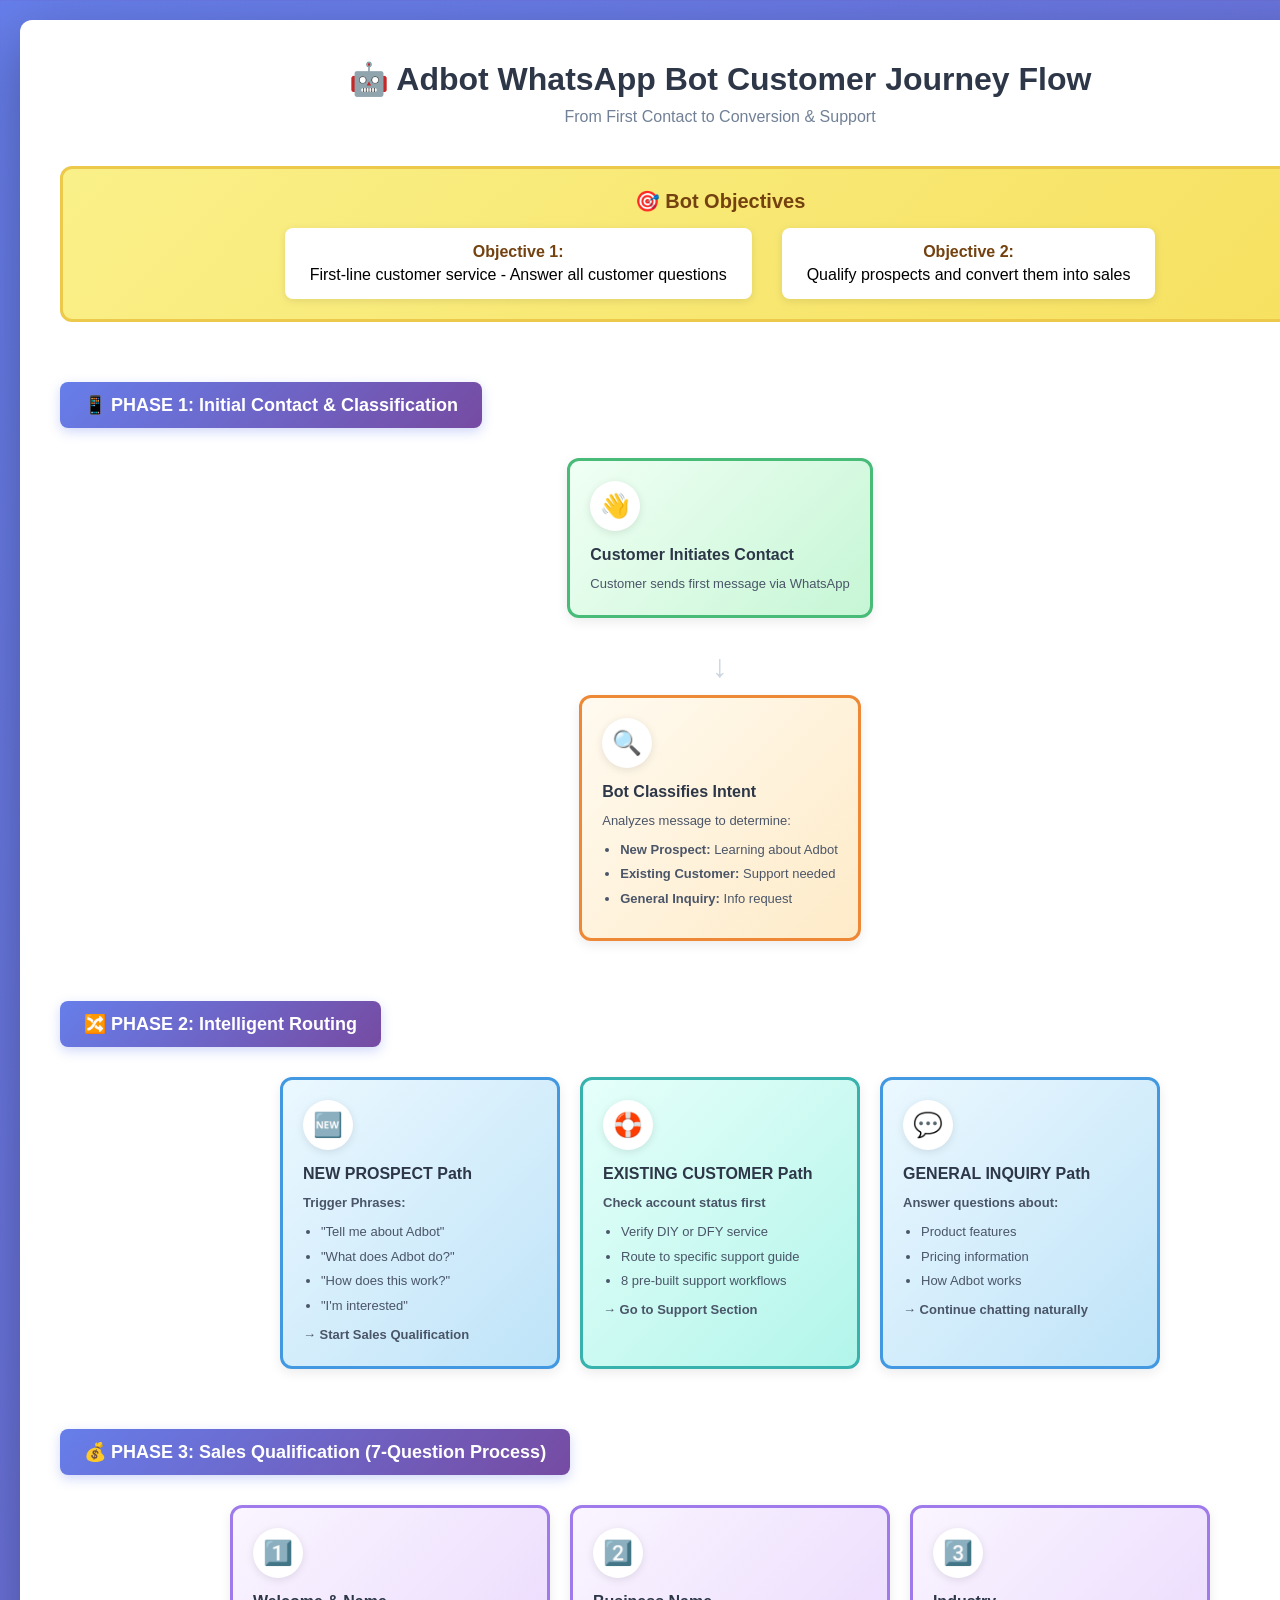
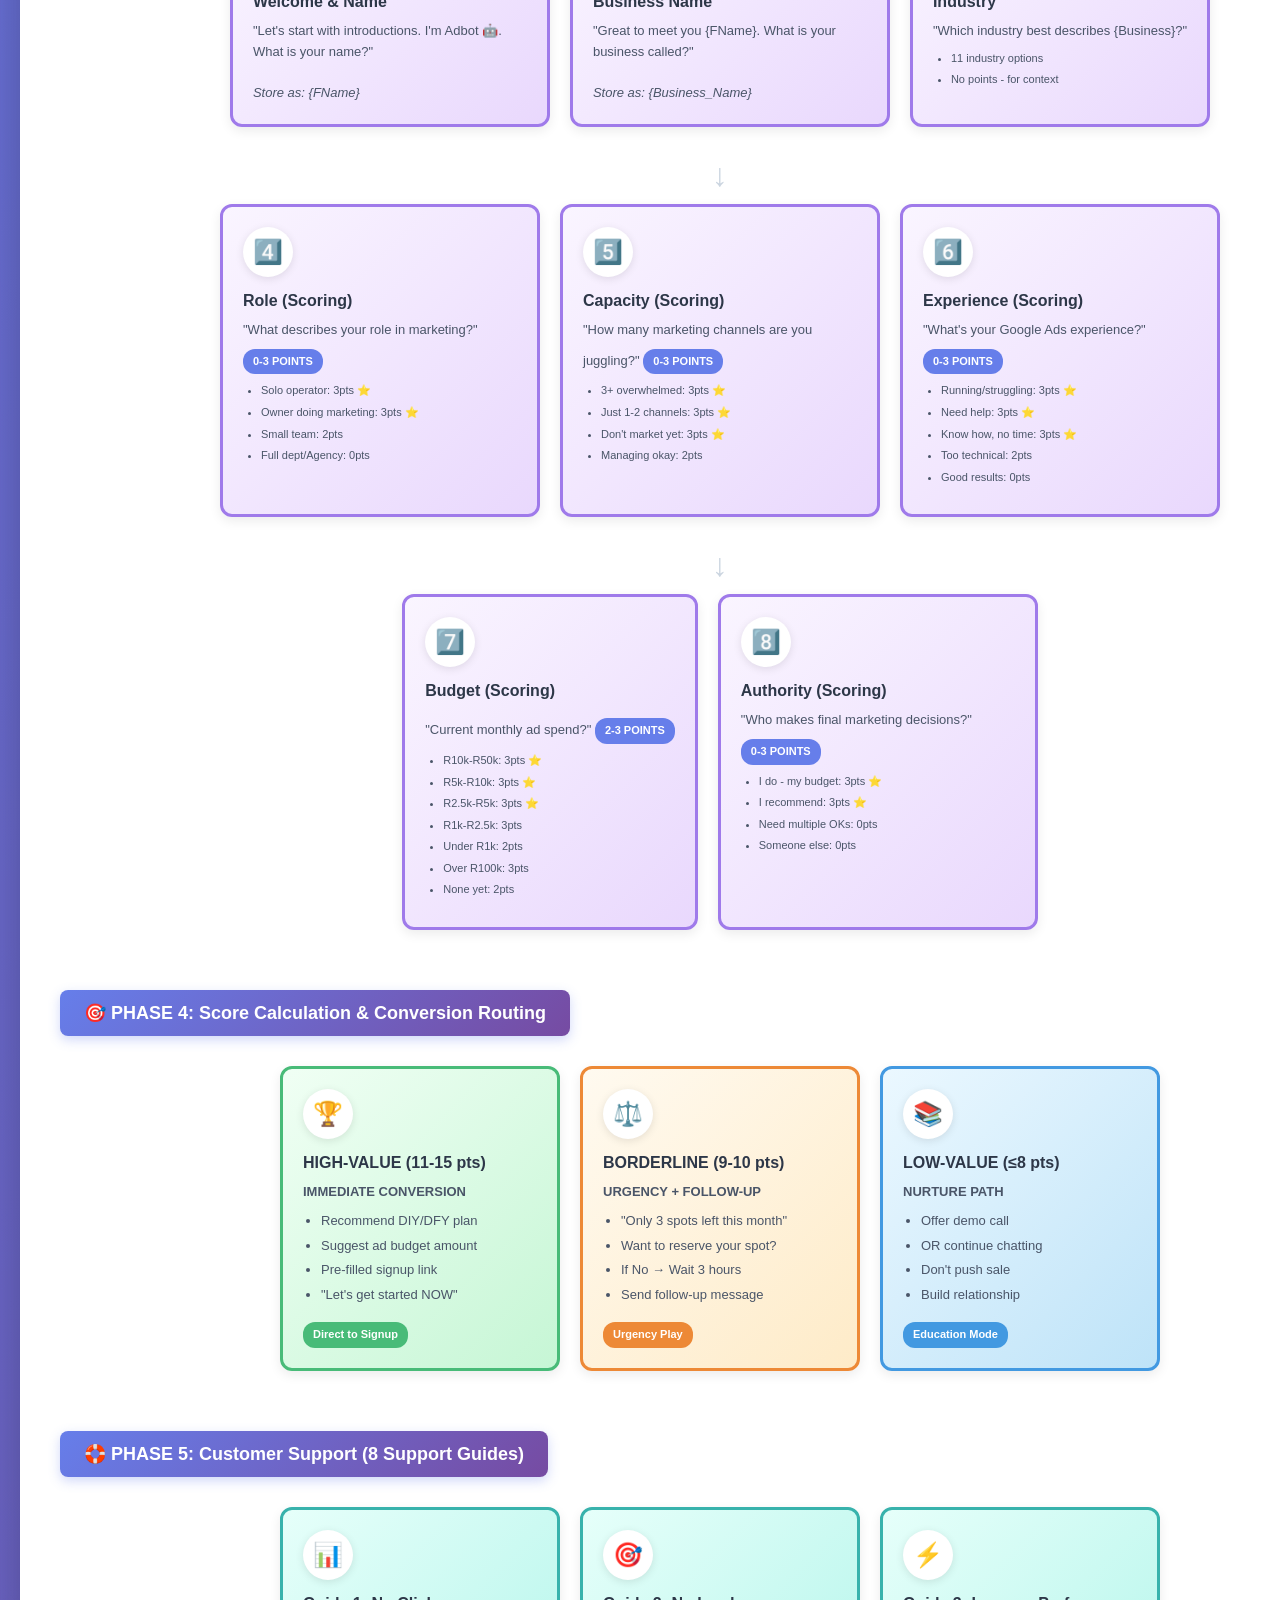
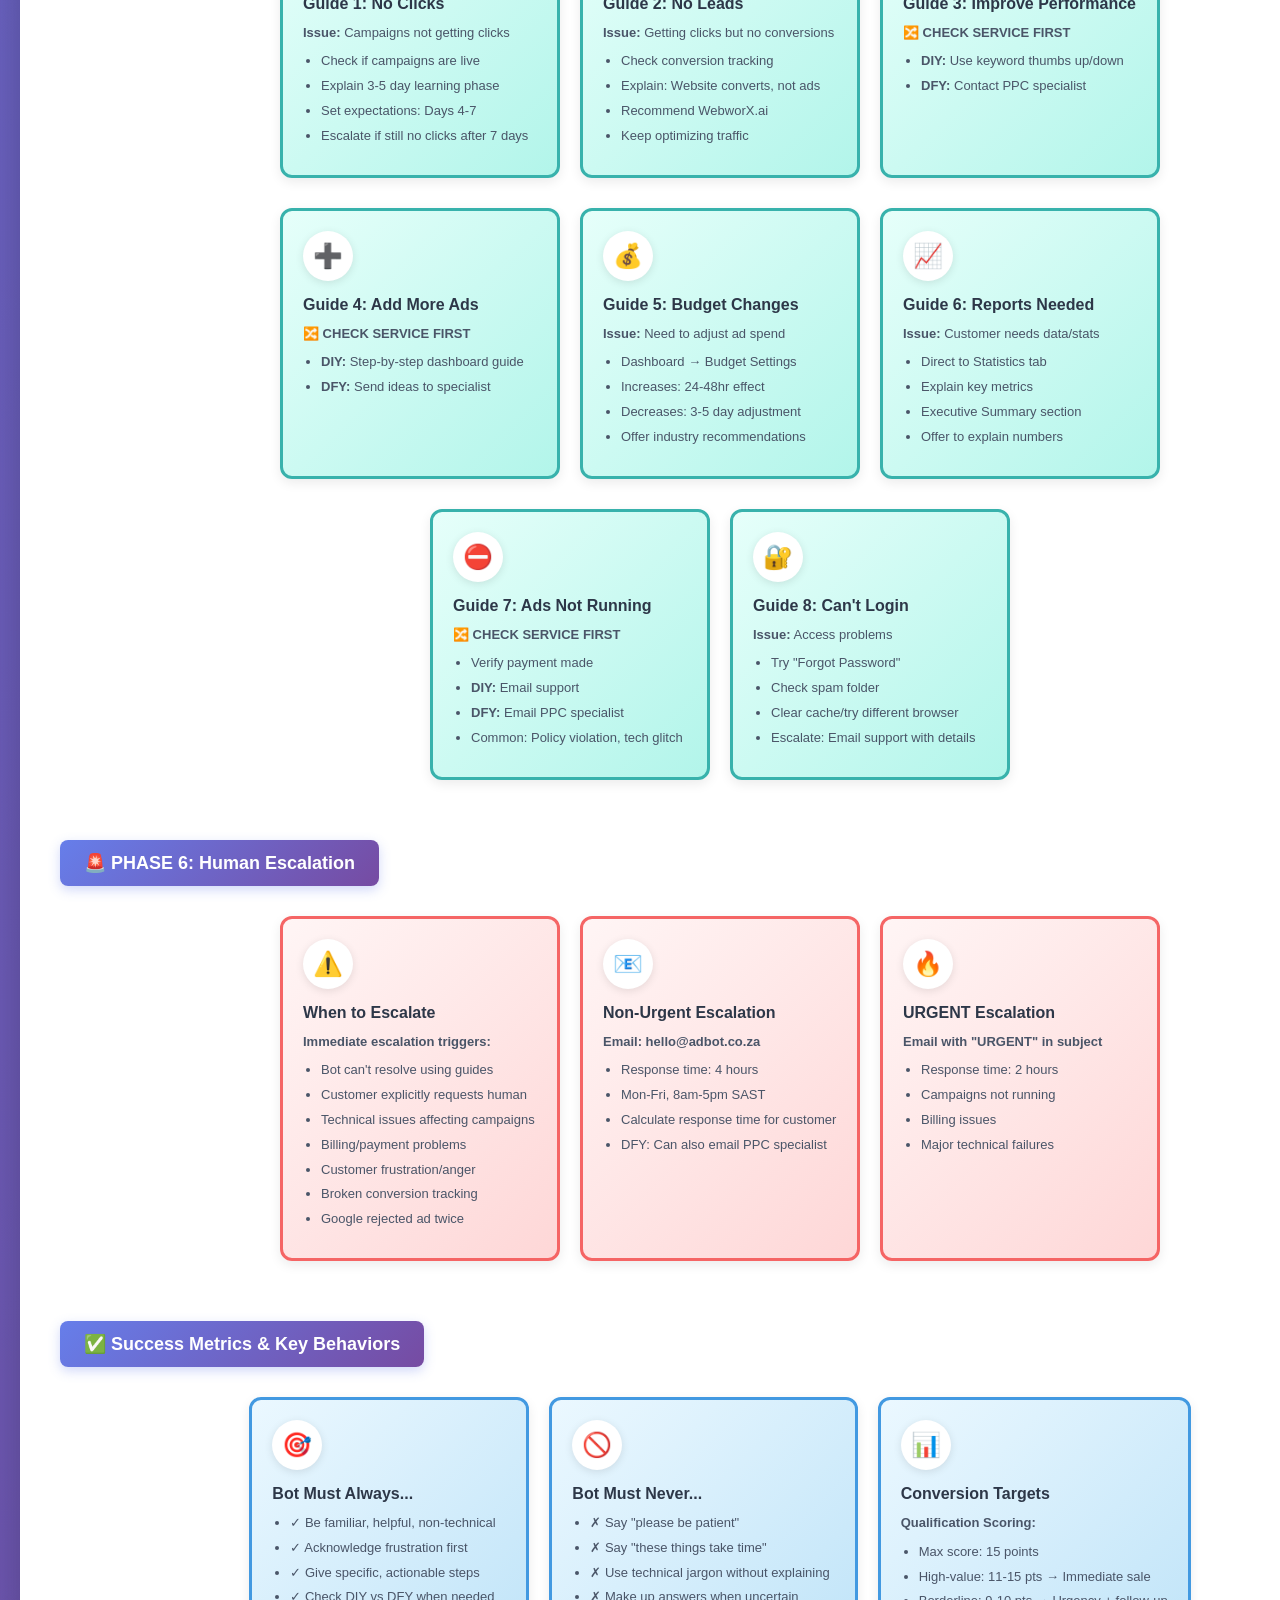
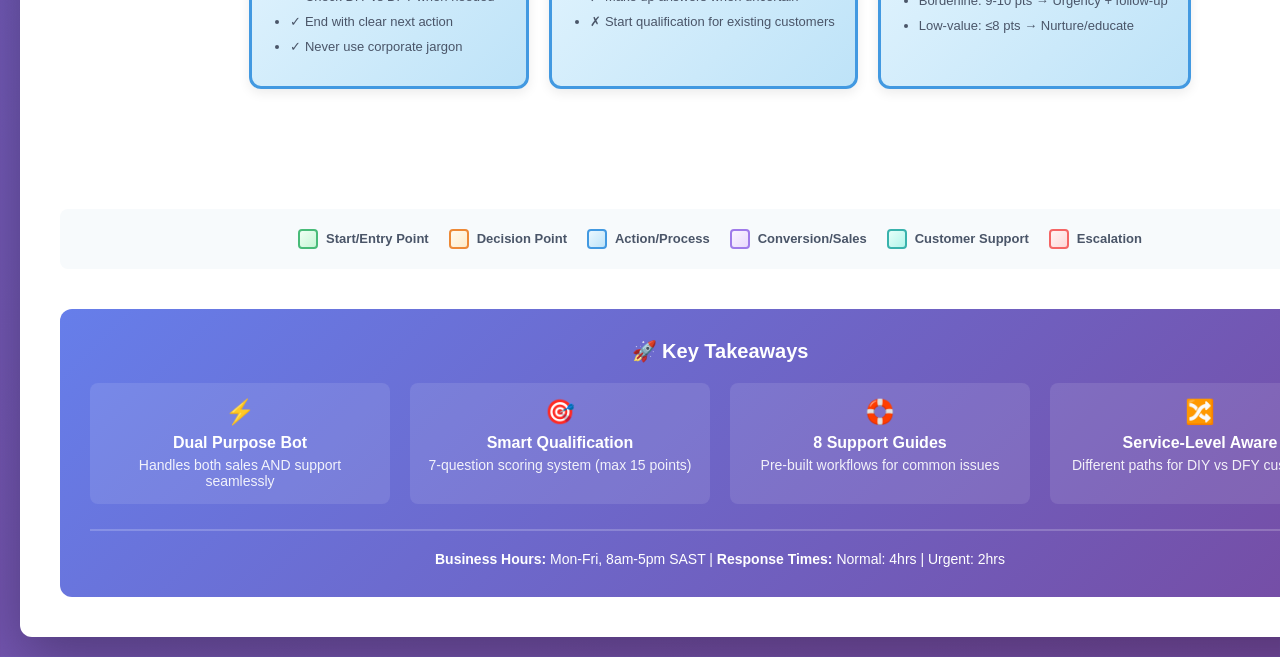
<file: adbot.html>
<!DOCTYPE html>
<html lang="en">
<head>
    <meta charset="UTF-8">
    <meta name="viewport" content="width=device-width, initial-scale=1.0">
    <title>Adbot WhatsApp Bot Flow</title>
    <style>
        * {
            margin: 0;
            padding: 0;
            box-sizing: border-box;
        }
        
        body {
            font-family: -apple-system, BlinkMacSystemFont, 'Segoe UI', Roboto, Oxygen, Ubuntu, Cantarell, sans-serif;
            background: linear-gradient(135deg, #667eea 0%, #764ba2 100%);
            min-height: 100vh;
            padding: 20px;
            overflow-x: auto;
        }
        
        .miro-board {
            background: white;
            border-radius: 12px;
            padding: 40px;
            box-shadow: 0 20px 60px rgba(0,0,0,0.3);
            min-width: 1400px;
            position: relative;
        }
        
        .board-title {
            text-align: center;
            margin-bottom: 40px;
        }
        
        .board-title h1 {
            color: #2d3748;
            font-size: 32px;
            margin-bottom: 10px;
        }
        
        .board-title p {
            color: #718096;
            font-size: 16px;
        }
        
        .flow-container {
            position: relative;
            padding: 20px 0;
        }
        
        .flow-section {
            margin-bottom: 60px;
            position: relative;
        }
        
        .section-header {
            background: linear-gradient(135deg, #667eea 0%, #764ba2 100%);
            color: white;
            padding: 12px 24px;
            border-radius: 8px;
            margin-bottom: 30px;
            display: inline-block;
            font-weight: 600;
            font-size: 18px;
            box-shadow: 0 4px 12px rgba(102, 126, 234, 0.3);
        }
        
        .cards-row {
            display: flex;
            gap: 20px;
            margin-bottom: 30px;
            flex-wrap: wrap;
            justify-content: center;
        }
        
        .card {
            background: white;
            border: 3px solid #e2e8f0;
            border-radius: 12px;
            padding: 20px;
            min-width: 280px;
            max-width: 320px;
            box-shadow: 0 4px 12px rgba(0,0,0,0.08);
            position: relative;
            transition: all 0.3s ease;
        }
        
        .card:hover {
            transform: translateY(-4px);
            box-shadow: 0 8px 24px rgba(0,0,0,0.12);
        }
        
        .card.start {
            border-color: #48bb78;
            background: linear-gradient(135deg, #f0fff4 0%, #c6f6d5 100%);
        }
        
        .card.decision {
            border-color: #ed8936;
            background: linear-gradient(135deg, #fffaf0 0%, #feebc8 100%);
        }
        
        .card.action {
            border-color: #4299e1;
            background: linear-gradient(135deg, #ebf8ff 0%, #bee3f8 100%);
        }
        
        .card.conversion {
            border-color: #9f7aea;
            background: linear-gradient(135deg, #faf5ff 0%, #e9d8fd 100%);
        }
        
        .card.support {
            border-color: #38b2ac;
            background: linear-gradient(135deg, #e6fffa 0%, #b2f5ea 100%);
        }
        
        .card.escalation {
            border-color: #f56565;
            background: linear-gradient(135deg, #fff5f5 0%, #fed7d7 100%);
        }
        
        .card-icon {
            width: 50px;
            height: 50px;
            border-radius: 50%;
            display: flex;
            align-items: center;
            justify-content: center;
            font-size: 24px;
            margin-bottom: 15px;
            background: white;
            box-shadow: 0 2px 8px rgba(0,0,0,0.1);
        }
        
        .card-title {
            font-size: 16px;
            font-weight: 700;
            color: #2d3748;
            margin-bottom: 10px;
        }
        
        .card-content {
            font-size: 13px;
            color: #4a5568;
            line-height: 1.6;
        }
        
        .card-content ul {
            margin: 8px 0;
            padding-left: 18px;
        }
        
        .card-content li {
            margin: 4px 0;
        }
        
        .score-badge {
            display: inline-block;
            background: #667eea;
            color: white;
            padding: 4px 10px;
            border-radius: 12px;
            font-size: 11px;
            font-weight: 600;
            margin-top: 8px;
        }
        
        .arrow {
            text-align: center;
            font-size: 32px;
            color: #cbd5e0;
            margin: 10px 0;
        }
        
        .legend {
            display: flex;
            gap: 20px;
            flex-wrap: wrap;
            margin-top: 40px;
            padding: 20px;
            background: #f7fafc;
            border-radius: 8px;
            justify-content: center;
        }
        
        .legend-item {
            display: flex;
            align-items: center;
            gap: 8px;
            font-size: 13px;
            color: #4a5568;
        }
        
        .legend-color {
            width: 20px;
            height: 20px;
            border-radius: 4px;
            border: 2px solid;
        }
        
        .objectives {
            background: linear-gradient(135deg, #faf089 0%, #f6e05e 100%);
            border: 3px solid #ecc94b;
            border-radius: 12px;
            padding: 20px;
            margin-bottom: 40px;
            text-align: center;
        }
        
        .objectives h2 {
            color: #744210;
            margin-bottom: 15px;
            font-size: 20px;
        }
        
        .objectives-list {
            display: flex;
            gap: 30px;
            justify-content: center;
            flex-wrap: wrap;
        }
        
        .objective-item {
            background: white;
            padding: 15px 25px;
            border-radius: 8px;
            box-shadow: 0 2px 8px rgba(0,0,0,0.1);
        }
        
        .objective-item strong {
            color: #744210;
            display: block;
            margin-bottom: 5px;
        }
    </style>
</head>
<body>
    <div class="miro-board">
        <div class="board-title">
            <h1>🤖 Adbot WhatsApp Bot Customer Journey Flow</h1>
            <p>From First Contact to Conversion & Support</p>
        </div>
        
        <div class="objectives">
            <h2>🎯 Bot Objectives</h2>
            <div class="objectives-list">
                <div class="objective-item">
                    <strong>Objective 1:</strong>
                    <span>First-line customer service - Answer all customer questions</span>
                </div>
                <div class="objective-item">
                    <strong>Objective 2:</strong>
                    <span>Qualify prospects and convert them into sales</span>
                </div>
            </div>
        </div>
        
        <div class="flow-container">
            <!-- PHASE 1: INITIAL CONTACT -->
            <div class="flow-section">
                <div class="section-header">📱 PHASE 1: Initial Contact & Classification</div>
                
                <div class="cards-row">
                    <div class="card start">
                        <div class="card-icon">👋</div>
                        <div class="card-title">Customer Initiates Contact</div>
                        <div class="card-content">
                            Customer sends first message via WhatsApp
                        </div>
                    </div>
                </div>
                
                <div class="arrow">↓</div>
                
                <div class="cards-row">
                    <div class="card decision">
                        <div class="card-icon">🔍</div>
                        <div class="card-title">Bot Classifies Intent</div>
                        <div class="card-content">
                            Analyzes message to determine:
                            <ul>
                                <li><strong>New Prospect:</strong> Learning about Adbot</li>
                                <li><strong>Existing Customer:</strong> Support needed</li>
                                <li><strong>General Inquiry:</strong> Info request</li>
                            </ul>
                        </div>
                    </div>
                </div>
            </div>
            
            <!-- PHASE 2: ROUTING -->
            <div class="flow-section">
                <div class="section-header">🔀 PHASE 2: Intelligent Routing</div>
                
                <div class="cards-row">
                    <div class="card action">
                        <div class="card-icon">🆕</div>
                        <div class="card-title">NEW PROSPECT Path</div>
                        <div class="card-content">
                            <strong>Trigger Phrases:</strong>
                            <ul>
                                <li>"Tell me about Adbot"</li>
                                <li>"What does Adbot do?"</li>
                                <li>"How does this work?"</li>
                                <li>"I'm interested"</li>
                            </ul>
                            <strong>→ Start Sales Qualification</strong>
                        </div>
                    </div>
                    
                    <div class="card support">
                        <div class="card-icon">🛟</div>
                        <div class="card-title">EXISTING CUSTOMER Path</div>
                        <div class="card-content">
                            <strong>Check account status first</strong>
                            <ul>
                                <li>Verify DIY or DFY service</li>
                                <li>Route to specific support guide</li>
                                <li>8 pre-built support workflows</li>
                            </ul>
                            <strong>→ Go to Support Section</strong>
                        </div>
                    </div>
                    
                    <div class="card action">
                        <div class="card-icon">💬</div>
                        <div class="card-title">GENERAL INQUIRY Path</div>
                        <div class="card-content">
                            <strong>Answer questions about:</strong>
                            <ul>
                                <li>Product features</li>
                                <li>Pricing information</li>
                                <li>How Adbot works</li>
                            </ul>
                            <strong>→ Continue chatting naturally</strong>
                        </div>
                    </div>
                </div>
            </div>
            
            <!-- PHASE 3: SALES QUALIFICATION -->
            <div class="flow-section">
                <div class="section-header">💰 PHASE 3: Sales Qualification (7-Question Process)</div>
                
                <div class="cards-row">
                    <div class="card conversion">
                        <div class="card-icon">1️⃣</div>
                        <div class="card-title">Welcome & Name</div>
                        <div class="card-content">
                            "Let's start with introductions. I'm Adbot 🤖. What is your name?"
                            <br><br>
                            <em>Store as: {FName}</em>
                        </div>
                    </div>
                    
                    <div class="card conversion">
                        <div class="card-icon">2️⃣</div>
                        <div class="card-title">Business Name</div>
                        <div class="card-content">
                            "Great to meet you {FName}. What is your business called?"
                            <br><br>
                            <em>Store as: {Business_Name}</em>
                        </div>
                    </div>
                    
                    <div class="card conversion">
                        <div class="card-icon">3️⃣</div>
                        <div class="card-title">Industry</div>
                        <div class="card-content">
                            "Which industry best describes {Business}?"
                            <ul style="font-size: 11px;">
                                <li>11 industry options</li>
                                <li>No points - for context</li>
                            </ul>
                        </div>
                    </div>
                </div>
                
                <div class="arrow">↓</div>
                
                <div class="cards-row">
                    <div class="card conversion">
                        <div class="card-icon">4️⃣</div>
                        <div class="card-title">Role (Scoring)</div>
                        <div class="card-content">
                            "What describes your role in marketing?"
                            <div class="score-badge">0-3 POINTS</div>
                            <ul style="font-size: 11px; margin-top: 8px;">
                                <li>Solo operator: 3pts ⭐</li>
                                <li>Owner doing marketing: 3pts ⭐</li>
                                <li>Small team: 2pts</li>
                                <li>Full dept/Agency: 0pts</li>
                            </ul>
                        </div>
                    </div>
                    
                    <div class="card conversion">
                        <div class="card-icon">5️⃣</div>
                        <div class="card-title">Capacity (Scoring)</div>
                        <div class="card-content">
                            "How many marketing channels are you juggling?"
                            <div class="score-badge">0-3 POINTS</div>
                            <ul style="font-size: 11px; margin-top: 8px;">
                                <li>3+ overwhelmed: 3pts ⭐</li>
                                <li>Just 1-2 channels: 3pts ⭐</li>
                                <li>Don't market yet: 3pts ⭐</li>
                                <li>Managing okay: 2pts</li>
                            </ul>
                        </div>
                    </div>
                    
                    <div class="card conversion">
                        <div class="card-icon">6️⃣</div>
                        <div class="card-title">Experience (Scoring)</div>
                        <div class="card-content">
                            "What's your Google Ads experience?"
                            <div class="score-badge">0-3 POINTS</div>
                            <ul style="font-size: 11px; margin-top: 8px;">
                                <li>Running/struggling: 3pts ⭐</li>
                                <li>Need help: 3pts ⭐</li>
                                <li>Know how, no time: 3pts ⭐</li>
                                <li>Too technical: 2pts</li>
                                <li>Good results: 0pts</li>
                            </ul>
                        </div>
                    </div>
                </div>
                
                <div class="arrow">↓</div>
                
                <div class="cards-row">
                    <div class="card conversion">
                        <div class="card-icon">7️⃣</div>
                        <div class="card-title">Budget (Scoring)</div>
                        <div class="card-content">
                            "Current monthly ad spend?"
                            <div class="score-badge">2-3 POINTS</div>
                            <ul style="font-size: 11px; margin-top: 8px;">
                                <li>R10k-R50k: 3pts ⭐</li>
                                <li>R5k-R10k: 3pts ⭐</li>
                                <li>R2.5k-R5k: 3pts ⭐</li>
                                <li>R1k-R2.5k: 3pts</li>
                                <li>Under R1k: 2pts</li>
                                <li>Over R100k: 3pts</li>
                                <li>None yet: 2pts</li>
                            </ul>
                        </div>
                    </div>
                    
                    <div class="card conversion">
                        <div class="card-icon">8️⃣</div>
                        <div class="card-title">Authority (Scoring)</div>
                        <div class="card-content">
                            "Who makes final marketing decisions?"
                            <div class="score-badge">0-3 POINTS</div>
                            <ul style="font-size: 11px; margin-top: 8px;">
                                <li>I do - my budget: 3pts ⭐</li>
                                <li>I recommend: 3pts ⭐</li>
                                <li>Need multiple OKs: 0pts</li>
                                <li>Someone else: 0pts</li>
                            </ul>
                        </div>
                    </div>
                </div>
            </div>
            
            <!-- PHASE 4: SCORING & CONVERSION -->
            <div class="flow-section">
                <div class="section-header">🎯 PHASE 4: Score Calculation & Conversion Routing</div>
                
                <div class="cards-row">
                    <div class="card conversion" style="border-color: #48bb78; background: linear-gradient(135deg, #f0fff4 0%, #c6f6d5 100%);">
                        <div class="card-icon">🏆</div>
                        <div class="card-title">HIGH-VALUE (11-15 pts)</div>
                        <div class="card-content">
                            <strong>IMMEDIATE CONVERSION</strong>
                            <ul>
                                <li>Recommend DIY/DFY plan</li>
                                <li>Suggest ad budget amount</li>
                                <li>Pre-filled signup link</li>
                                <li>"Let's get started NOW"</li>
                            </ul>
                            <div class="score-badge" style="background: #48bb78;">Direct to Signup</div>
                        </div>
                    </div>
                    
                    <div class="card conversion" style="border-color: #ed8936; background: linear-gradient(135deg, #fffaf0 0%, #feebc8 100%);">
                        <div class="card-icon">⚖️</div>
                        <div class="card-title">BORDERLINE (9-10 pts)</div>
                        <div class="card-content">
                            <strong>URGENCY + FOLLOW-UP</strong>
                            <ul>
                                <li>"Only 3 spots left this month"</li>
                                <li>Want to reserve your spot?</li>
                                <li>If No → Wait 3 hours</li>
                                <li>Send follow-up message</li>
                            </ul>
                            <div class="score-badge" style="background: #ed8936;">Urgency Play</div>
                        </div>
                    </div>
                    
                    <div class="card conversion" style="border-color: #4299e1; background: linear-gradient(135deg, #ebf8ff 0%, #bee3f8 100%);">
                        <div class="card-icon">📚</div>
                        <div class="card-title">LOW-VALUE (≤8 pts)</div>
                        <div class="card-content">
                            <strong>NURTURE PATH</strong>
                            <ul>
                                <li>Offer demo call</li>
                                <li>OR continue chatting</li>
                                <li>Don't push sale</li>
                                <li>Build relationship</li>
                            </ul>
                            <div class="score-badge" style="background: #4299e1;">Education Mode</div>
                        </div>
                    </div>
                </div>
            </div>
            
            <!-- PHASE 5: CUSTOMER SUPPORT -->
            <div class="flow-section">
                <div class="section-header">🛟 PHASE 5: Customer Support (8 Support Guides)</div>
                
                <div class="cards-row">
                    <div class="card support">
                        <div class="card-icon">📊</div>
                        <div class="card-title">Guide 1: No Clicks</div>
                        <div class="card-content">
                            <strong>Issue:</strong> Campaigns not getting clicks
                            <ul>
                                <li>Check if campaigns are live</li>
                                <li>Explain 3-5 day learning phase</li>
                                <li>Set expectations: Days 4-7</li>
                                <li>Escalate if still no clicks after 7 days</li>
                            </ul>
                        </div>
                    </div>
                    
                    <div class="card support">
                        <div class="card-icon">🎯</div>
                        <div class="card-title">Guide 2: No Leads</div>
                        <div class="card-content">
                            <strong>Issue:</strong> Getting clicks but no conversions
                            <ul>
                                <li>Check conversion tracking</li>
                                <li>Explain: Website converts, not ads</li>
                                <li>Recommend WebworX.ai</li>
                                <li>Keep optimizing traffic</li>
                            </ul>
                        </div>
                    </div>
                    
                    <div class="card support">
                        <div class="card-icon">⚡</div>
                        <div class="card-title">Guide 3: Improve Performance</div>
                        <div class="card-content">
                            <strong>🔀 CHECK SERVICE FIRST</strong>
                            <ul>
                                <li><strong>DIY:</strong> Use keyword thumbs up/down</li>
                                <li><strong>DFY:</strong> Contact PPC specialist</li>
                            </ul>
                        </div>
                    </div>
                </div>
                
                <div class="cards-row">
                    <div class="card support">
                        <div class="card-icon">➕</div>
                        <div class="card-title">Guide 4: Add More Ads</div>
                        <div class="card-content">
                            <strong>🔀 CHECK SERVICE FIRST</strong>
                            <ul>
                                <li><strong>DIY:</strong> Step-by-step dashboard guide</li>
                                <li><strong>DFY:</strong> Send ideas to specialist</li>
                            </ul>
                        </div>
                    </div>
                    
                    <div class="card support">
                        <div class="card-icon">💰</div>
                        <div class="card-title">Guide 5: Budget Changes</div>
                        <div class="card-content">
                            <strong>Issue:</strong> Need to adjust ad spend
                            <ul>
                                <li>Dashboard → Budget Settings</li>
                                <li>Increases: 24-48hr effect</li>
                                <li>Decreases: 3-5 day adjustment</li>
                                <li>Offer industry recommendations</li>
                            </ul>
                        </div>
                    </div>
                    
                    <div class="card support">
                        <div class="card-icon">📈</div>
                        <div class="card-title">Guide 6: Reports Needed</div>
                        <div class="card-content">
                            <strong>Issue:</strong> Customer needs data/stats
                            <ul>
                                <li>Direct to Statistics tab</li>
                                <li>Explain key metrics</li>
                                <li>Executive Summary section</li>
                                <li>Offer to explain numbers</li>
                            </ul>
                        </div>
                    </div>
                </div>
                
                <div class="cards-row">
                    <div class="card support">
                        <div class="card-icon">⛔</div>
                        <div class="card-title">Guide 7: Ads Not Running</div>
                        <div class="card-content">
                            <strong>🔀 CHECK SERVICE FIRST</strong>
                            <ul>
                                <li>Verify payment made</li>
                                <li><strong>DIY:</strong> Email support</li>
                                <li><strong>DFY:</strong> Email PPC specialist</li>
                                <li>Common: Policy violation, tech glitch</li>
                            </ul>
                        </div>
                    </div>
                    
                    <div class="card support">
                        <div class="card-icon">🔐</div>
                        <div class="card-title">Guide 8: Can't Login</div>
                        <div class="card-content">
                            <strong>Issue:</strong> Access problems
                            <ul>
                                <li>Try "Forgot Password"</li>
                                <li>Check spam folder</li>
                                <li>Clear cache/try different browser</li>
                                <li>Escalate: Email support with details</li>
                            </ul>
                        </div>
                    </div>
                </div>
            </div>
            
            <!-- PHASE 6: ESCALATION -->
            <div class="flow-section">
                <div class="section-header">🚨 PHASE 6: Human Escalation</div>
                
                <div class="cards-row">
                    <div class="card escalation">
                        <div class="card-icon">⚠️</div>
                        <div class="card-title">When to Escalate</div>
                        <div class="card-content">
                            <strong>Immediate escalation triggers:</strong>
                            <ul>
                                <li>Bot can't resolve using guides</li>
                                <li>Customer explicitly requests human</li>
                                <li>Technical issues affecting campaigns</li>
                                <li>Billing/payment problems</li>
                                <li>Customer frustration/anger</li>
                                <li>Broken conversion tracking</li>
                                <li>Google rejected ad twice</li>
                            </ul>
                        </div>
                    </div>
                    
                    <div class="card escalation">
                        <div class="card-icon">📧</div>
                        <div class="card-title">Non-Urgent Escalation</div>
                        <div class="card-content">
                            <strong>Email: hello@adbot.co.za</strong>
                            <ul>
                                <li>Response time: 4 hours</li>
                                <li>Mon-Fri, 8am-5pm SAST</li>
                                <li>Calculate response time for customer</li>
                                <li>DFY: Can also email PPC specialist</li>
                            </ul>
                        </div>
                    </div>
                    
                    <div class="card escalation">
                        <div class="card-icon">🔥</div>
                        <div class="card-title">URGENT Escalation</div>
                        <div class="card-content">
                            <strong>Email with "URGENT" in subject</strong>
                            <ul>
                                <li>Response time: 2 hours</li>
                                <li>Campaigns not running</li>
                                <li>Billing issues</li>
                                <li>Major technical failures</li>
                            </ul>
                        </div>
                    </div>
                </div>
            </div>
            
            <!-- SUCCESS METRICS -->
            <div class="flow-section">
                <div class="section-header">✅ Success Metrics & Key Behaviors</div>
                
                <div class="cards-row">
                    <div class="card action">
                        <div class="card-icon">🎯</div>
                        <div class="card-title">Bot Must Always...</div>
                        <div class="card-content">
                            <ul>
                                <li>✓ Be familiar, helpful, non-technical</li>
                                <li>✓ Acknowledge frustration first</li>
                                <li>✓ Give specific, actionable steps</li>
                                <li>✓ Check DIY vs DFY when needed</li>
                                <li>✓ End with clear next action</li>
                                <li>✓ Never use corporate jargon</li>
                            </ul>
                        </div>
                    </div>
                    
                    <div class="card action">
                        <div class="card-icon">🚫</div>
                        <div class="card-title">Bot Must Never...</div>
                        <div class="card-content">
                            <ul>
                                <li>✗ Say "please be patient"</li>
                                <li>✗ Say "these things take time"</li>
                                <li>✗ Use technical jargon without explaining</li>
                                <li>✗ Make up answers when uncertain</li>
                                <li>✗ Start qualification for existing customers</li>
                            </ul>
                        </div>
                    </div>
                    
                    <div class="card action">
                        <div class="card-icon">📊</div>
                        <div class="card-title">Conversion Targets</div>
                        <div class="card-content">
                            <strong>Qualification Scoring:</strong>
                            <ul>
                                <li>Max score: 15 points</li>
                                <li>High-value: 11-15 pts → Immediate sale</li>
                                <li>Borderline: 9-10 pts → Urgency + follow-up</li>
                                <li>Low-value: ≤8 pts → Nurture/educate</li>
                            </ul>
                        </div>
                    </div>
                </div>
            </div>
        </div>
        
        <!-- LEGEND -->
        <div class="legend">
            <div class="legend-item">
                <div class="legend-color" style="background: linear-gradient(135deg, #f0fff4 0%, #c6f6d5 100%); border-color: #48bb78;"></div>
                <span><strong>Start/Entry Point</strong></span>
            </div>
            <div class="legend-item">
                <div class="legend-color" style="background: linear-gradient(135deg, #fffaf0 0%, #feebc8 100%); border-color: #ed8936;"></div>
                <span><strong>Decision Point</strong></span>
            </div>
            <div class="legend-item">
                <div class="legend-color" style="background: linear-gradient(135deg, #ebf8ff 0%, #bee3f8 100%); border-color: #4299e1;"></div>
                <span><strong>Action/Process</strong></span>
            </div>
            <div class="legend-item">
                <div class="legend-color" style="background: linear-gradient(135deg, #faf5ff 0%, #e9d8fd 100%); border-color: #9f7aea;"></div>
                <span><strong>Conversion/Sales</strong></span>
            </div>
            <div class="legend-item">
                <div class="legend-color" style="background: linear-gradient(135deg, #e6fffa 0%, #b2f5ea 100%); border-color: #38b2ac;"></div>
                <span><strong>Customer Support</strong></span>
            </div>
            <div class="legend-item">
                <div class="legend-color" style="background: linear-gradient(135deg, #fff5f5 0%, #fed7d7 100%); border-color: #f56565;"></div>
                <span><strong>Escalation</strong></span>
            </div>
        </div>
        
        <!-- FOOTER INFO -->
        <div style="margin-top: 40px; padding: 30px; background: linear-gradient(135deg, #667eea 0%, #764ba2 100%); border-radius: 12px; color: white; text-align: center;">
            <h3 style="margin-bottom: 15px; font-size: 20px;">🚀 Key Takeaways</h3>
            <div style="display: grid; grid-template-columns: repeat(auto-fit, minmax(250px, 1fr)); gap: 20px; margin-top: 20px;">
                <div style="background: rgba(255,255,255,0.1); padding: 15px; border-radius: 8px;">
                    <div style="font-size: 24px; margin-bottom: 8px;">⚡</div>
                    <strong>Dual Purpose Bot</strong>
                    <div style="font-size: 14px; margin-top: 5px; opacity: 0.9;">Handles both sales AND support seamlessly</div>
                </div>
                <div style="background: rgba(255,255,255,0.1); padding: 15px; border-radius: 8px;">
                    <div style="font-size: 24px; margin-bottom: 8px;">🎯</div>
                    <strong>Smart Qualification</strong>
                    <div style="font-size: 14px; margin-top: 5px; opacity: 0.9;">7-question scoring system (max 15 points)</div>
                </div>
                <div style="background: rgba(255,255,255,0.1); padding: 15px; border-radius: 8px;">
                    <div style="font-size: 24px; margin-bottom: 8px;">🛟</div>
                    <strong>8 Support Guides</strong>
                    <div style="font-size: 14px; margin-top: 5px; opacity: 0.9;">Pre-built workflows for common issues</div>
                </div>
                <div style="background: rgba(255,255,255,0.1); padding: 15px; border-radius: 8px;">
                    <div style="font-size: 24px; margin-bottom: 8px;">🔀</div>
                    <strong>Service-Level Aware</strong>
                    <div style="font-size: 14px; margin-top: 5px; opacity: 0.9;">Different paths for DIY vs DFY customers</div>
                </div>
            </div>
            <div style="margin-top: 25px; padding-top: 20px; border-top: 2px solid rgba(255,255,255,0.2); font-size: 14px;">
                <strong>Business Hours:</strong> Mon-Fri, 8am-5pm SAST | <strong>Response Times:</strong> Normal: 4hrs | Urgent: 2hrs
            </div>
        </div
</file>
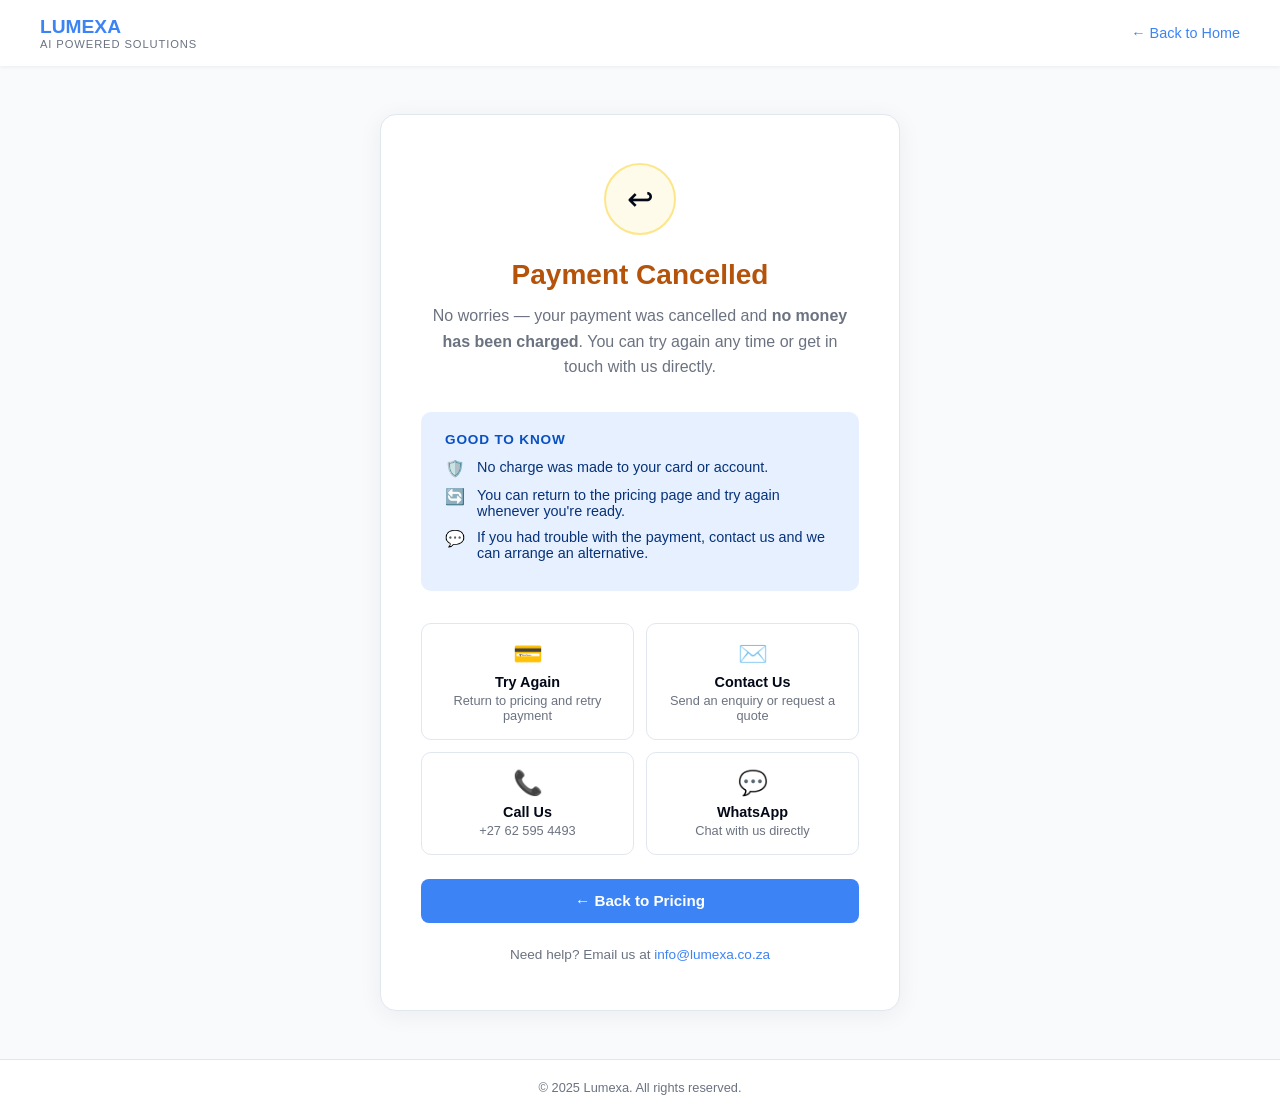
<file: paymentCancel.html>
<!DOCTYPE html>
<html lang="en">
<head>
  <meta charset="UTF-8">
  <meta name="viewport" content="width=device-width, initial-scale=1.0">
  <title>Payment Cancelled – Lumexa</title>
  <style>
    :root {
      --primary: hsl(217 91% 60%);
      --primary-dark: hsl(217 91% 48%);
      --accent: hsl(217 91% 95%);
      --text: hsl(222 84% 5%);
      --muted: hsl(220 9% 46%);
      --border: hsl(214 32% 91%);
      --amber: #b45309;
      --amber-light: #fffbeb;
      --amber-border: #fde68a;
    }

    * { margin: 0; padding: 0; box-sizing: border-box; }

    body {
      font-family: -apple-system, BlinkMacSystemFont, 'Segoe UI', Roboto, sans-serif;
      background: #f8fafc;
      color: var(--text);
      min-height: 100vh;
      display: flex;
      flex-direction: column;
    }

    .navbar {
      display: flex;
      justify-content: space-between;
      align-items: center;
      padding: 1rem 2.5rem;
      background: #fff;
      box-shadow: 0 1px 4px rgba(0,0,0,0.06);
    }
    .logo-text h1 { font-size: 1.2rem; font-weight: 700; color: var(--primary); margin: 0; }
    .logo-text p  { font-size: 0.7rem; color: var(--muted); letter-spacing: 0.08em; margin: 0; }

    main {
      flex: 1;
      display: flex;
      align-items: center;
      justify-content: center;
      padding: 3rem 1rem;
    }

    .card {
      background: #fff;
      border: 1px solid var(--border);
      border-radius: 16px;
      padding: 3rem 2.5rem;
      max-width: 520px;
      width: 100%;
      text-align: center;
      box-shadow: 0 4px 24px rgba(0,0,0,0.06);
    }

    .cancel-icon {
      width: 72px;
      height: 72px;
      border-radius: 50%;
      background: var(--amber-light);
      border: 2px solid var(--amber-border);
      display: flex;
      align-items: center;
      justify-content: center;
      margin: 0 auto 1.5rem;
      font-size: 2rem;
      animation: popIn 0.5s cubic-bezier(0.175, 0.885, 0.32, 1.275);
    }

    @keyframes popIn {
      from { transform: scale(0); opacity: 0; }
      to   { transform: scale(1); opacity: 1; }
    }

    h1 {
      font-size: 1.75rem;
      font-weight: 700;
      color: var(--amber);
      margin-bottom: 0.75rem;
    }

    .subtitle {
      font-size: 1rem;
      color: var(--muted);
      margin-bottom: 2rem;
      line-height: 1.6;
    }

    .reassure-box {
      background: var(--accent);
      border-radius: 10px;
      padding: 1.25rem 1.5rem;
      margin-bottom: 2rem;
      text-align: left;
    }

    .reassure-box h3 {
      font-size: 0.85rem;
      font-weight: 600;
      color: hsl(217 91% 40%);
      text-transform: uppercase;
      letter-spacing: 0.06em;
      margin-bottom: 0.75rem;
    }

    .reassure-row {
      display: flex;
      align-items: flex-start;
      gap: 0.75rem;
      margin-bottom: 0.6rem;
      font-size: 0.9rem;
      color: hsl(217 91% 25%);
    }

    .reassure-row span:first-child { font-size: 1rem; flex-shrink: 0; }

    .options-grid {
      display: grid;
      grid-template-columns: 1fr 1fr;
      gap: 0.75rem;
      margin-bottom: 1.5rem;
    }

    .option-card {
      border: 1px solid var(--border);
      border-radius: 10px;
      padding: 1rem;
      text-decoration: none;
      color: var(--text);
      transition: all 0.2s;
    }

    .option-card:hover {
      border-color: var(--primary);
      box-shadow: 0 0 0 3px hsl(217 91% 60% / 0.1);
    }

    .option-card .icon { font-size: 1.5rem; margin-bottom: 0.4rem; }
    .option-card strong { display: block; font-size: 0.9rem; margin-bottom: 0.2rem; }
    .option-card p { font-size: 0.8rem; color: var(--muted); margin: 0; }

    .btn-primary {
      display: inline-block;
      padding: 0.85rem 2rem;
      background: var(--primary);
      color: #fff;
      border-radius: 8px;
      text-decoration: none;
      font-weight: 600;
      font-size: 0.95rem;
      transition: background 0.2s;
      width: 100%;
    }
    .btn-primary:hover { background: var(--primary-dark); }

    .contact-strip {
      margin-top: 1.5rem;
      font-size: 0.85rem;
      color: var(--muted);
    }
    .contact-strip a { color: var(--primary); text-decoration: none; }

    footer {
      padding: 1.25rem 2.5rem;
      background: #fff;
      border-top: 1px solid var(--border);
      text-align: center;
      font-size: 0.8rem;
      color: var(--muted);
    }

    @media (max-width: 480px) {
      .navbar { padding: 1rem; }
      .card   { padding: 2rem 1.25rem; }
      .options-grid { grid-template-columns: 1fr; }
    }
  </style>
</head>
<body>

  <nav class="navbar">
    <div class="logo-text">
      <h1>LUMEXA</h1>
      <p>AI POWERED SOLUTIONS</p>
    </div>
    <a href="index.html" style="font-size:0.9rem; color:hsl(217 91% 60%); text-decoration:none;">← Back to Home</a>
  </nav>

  <main>
    <div class="card">
      <div class="cancel-icon">↩</div>

      <h1>Payment Cancelled</h1>
      <p class="subtitle">
        No worries — your payment was cancelled and <strong>no money has been charged</strong>.
        You can try again any time or get in touch with us directly.
      </p>

      <div class="reassure-box">
        <h3>Good to know</h3>
        <div class="reassure-row">
          <span>🛡️</span>
          <span>No charge was made to your card or account.</span>
        </div>
        <div class="reassure-row">
          <span>🔄</span>
          <span>You can return to the pricing page and try again whenever you're ready.</span>
        </div>
        <div class="reassure-row">
          <span>💬</span>
          <span>If you had trouble with the payment, contact us and we can arrange an alternative.</span>
        </div>
      </div>

      <div class="options-grid">
        <a href="pricing.html" class="option-card">
          <div class="icon">💳</div>
          <strong>Try Again</strong>
          <p>Return to pricing and retry payment</p>
        </a>
        <a href="contact.html" class="option-card">
          <div class="icon">✉️</div>
          <strong>Contact Us</strong>
          <p>Send an enquiry or request a quote</p>
        </a>
        <a href="tel:+27625954493" class="option-card">
          <div class="icon">📞</div>
          <strong>Call Us</strong>
          <p>+27 62 595 4493</p>
        </a>
        <a href="https://wa.me/27625954493" class="option-card" target="_blank" rel="noopener">
          <div class="icon">💬</div>
          <strong>WhatsApp</strong>
          <p>Chat with us directly</p>
        </a>
      </div>

      <a href="pricing.html" class="btn-primary">← Back to Pricing</a>

      <div class="contact-strip">
        Need help? Email us at <a href="mailto:info@lumexa.co.za">info@lumexa.co.za</a>
      </div>
    </div>
  </main>

  <footer>© 2025 Lumexa. All rights reserved.</footer>

</body>
</html>
</file>
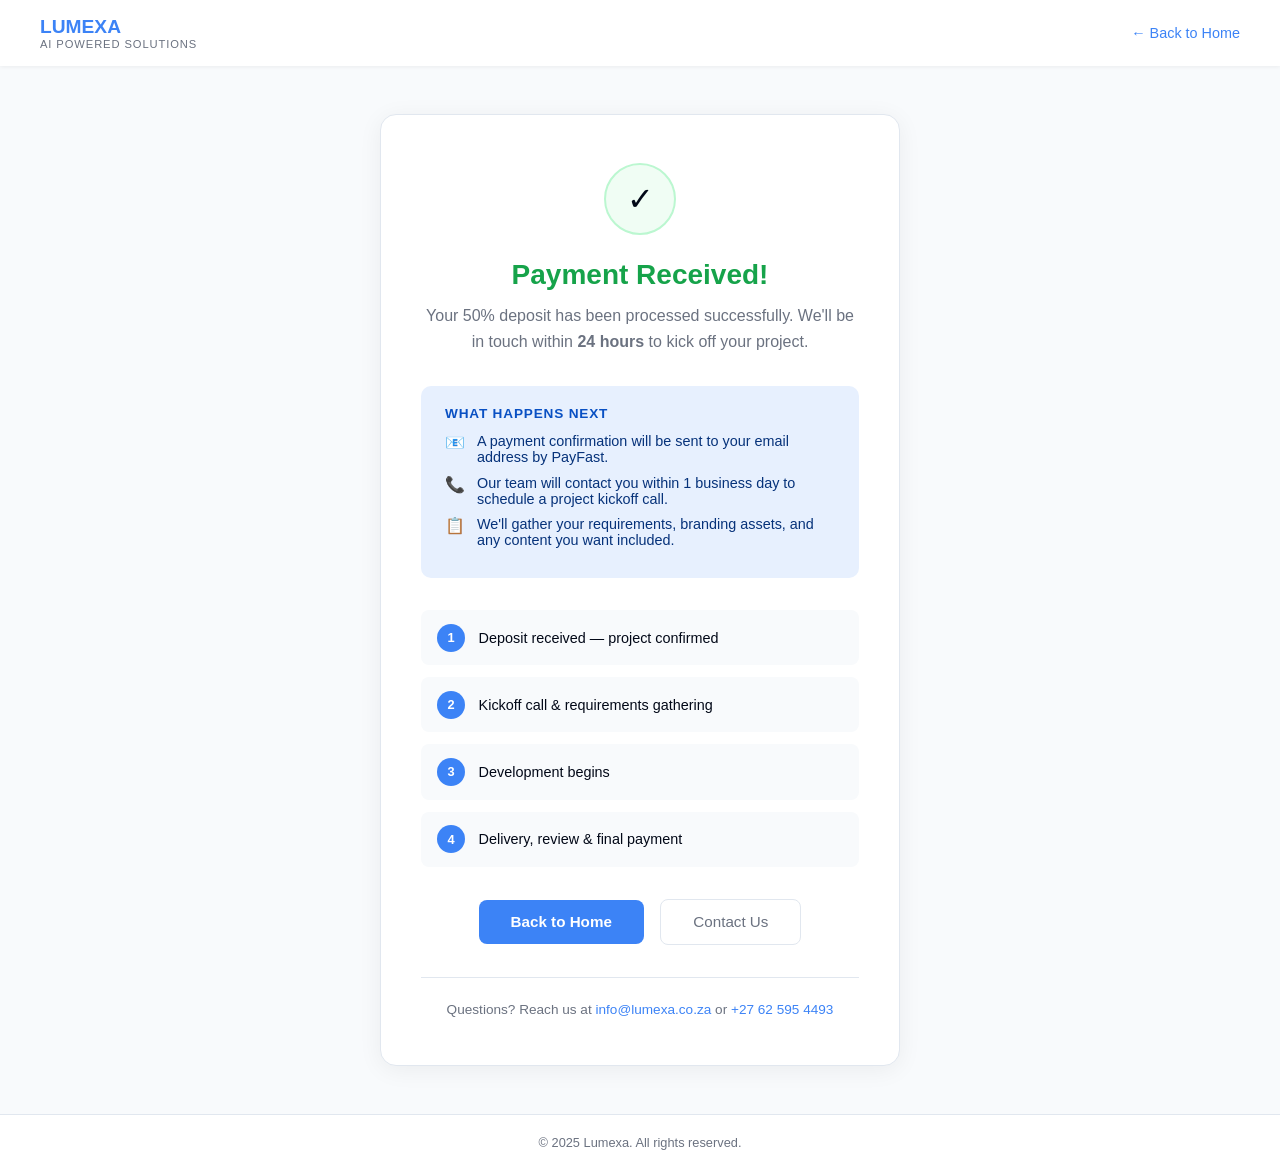
<file: paymentSuccess.html>
<!DOCTYPE html>
<html lang="en">
<head>
  <meta charset="UTF-8">
  <meta name="viewport" content="width=device-width, initial-scale=1.0">
  <title>Payment Successful – Lumexa</title>
  <style>
    :root {
      --primary: hsl(217 91% 60%);
      --primary-dark: hsl(217 91% 48%);
      --accent: hsl(217 91% 95%);
      --text: hsl(222 84% 5%);
      --muted: hsl(220 9% 46%);
      --border: hsl(214 32% 91%);
      --green: #16a34a;
      --green-light: #f0fdf4;
      --green-border: #bbf7d0;
    }

    * { margin: 0; padding: 0; box-sizing: border-box; }

    body {
      font-family: -apple-system, BlinkMacSystemFont, 'Segoe UI', Roboto, sans-serif;
      background: #f8fafc;
      color: var(--text);
      min-height: 100vh;
      display: flex;
      flex-direction: column;
    }

    /* ── Navbar ── */
    .navbar {
      display: flex;
      justify-content: space-between;
      align-items: center;
      padding: 1rem 2.5rem;
      background: #fff;
      box-shadow: 0 1px 4px rgba(0,0,0,0.06);
    }
    .logo-text h1 { font-size: 1.2rem; font-weight: 700; color: var(--primary); margin: 0; }
    .logo-text p  { font-size: 0.7rem; color: var(--muted); letter-spacing: 0.08em; margin: 0; }

    /* ── Main ── */
    main {
      flex: 1;
      display: flex;
      align-items: center;
      justify-content: center;
      padding: 3rem 1rem;
    }

    .card {
      background: #fff;
      border: 1px solid var(--border);
      border-radius: 16px;
      padding: 3rem 2.5rem;
      max-width: 520px;
      width: 100%;
      text-align: center;
      box-shadow: 0 4px 24px rgba(0,0,0,0.06);
    }

    .success-icon {
      width: 72px;
      height: 72px;
      border-radius: 50%;
      background: var(--green-light);
      border: 2px solid var(--green-border);
      display: flex;
      align-items: center;
      justify-content: center;
      margin: 0 auto 1.5rem;
      font-size: 2rem;
      animation: popIn 0.5s cubic-bezier(0.175, 0.885, 0.32, 1.275);
    }

    @keyframes popIn {
      from { transform: scale(0); opacity: 0; }
      to   { transform: scale(1); opacity: 1; }
    }

    h1 {
      font-size: 1.75rem;
      font-weight: 700;
      color: var(--green);
      margin-bottom: 0.75rem;
    }

    .subtitle {
      font-size: 1rem;
      color: var(--muted);
      margin-bottom: 2rem;
      line-height: 1.6;
    }

    .info-box {
      background: var(--accent);
      border-radius: 10px;
      padding: 1.25rem 1.5rem;
      margin-bottom: 2rem;
      text-align: left;
    }

    .info-box h3 {
      font-size: 0.85rem;
      font-weight: 600;
      color: hsl(217 91% 40%);
      text-transform: uppercase;
      letter-spacing: 0.06em;
      margin-bottom: 0.75rem;
    }

    .info-row {
      display: flex;
      align-items: flex-start;
      gap: 0.75rem;
      margin-bottom: 0.6rem;
      font-size: 0.9rem;
      color: hsl(217 91% 25%);
    }

    .info-row span:first-child { font-size: 1rem; flex-shrink: 0; }

    .steps {
      display: flex;
      flex-direction: column;
      gap: 0.75rem;
      margin-bottom: 2rem;
      text-align: left;
    }

    .step {
      display: flex;
      align-items: center;
      gap: 0.85rem;
      padding: 0.85rem 1rem;
      background: #f8fafc;
      border-radius: 8px;
      font-size: 0.9rem;
      color: var(--text);
    }

    .step-num {
      width: 28px;
      height: 28px;
      border-radius: 50%;
      background: var(--primary);
      color: #fff;
      display: flex;
      align-items: center;
      justify-content: center;
      font-size: 0.8rem;
      font-weight: 700;
      flex-shrink: 0;
    }

    .btn-primary {
      display: inline-block;
      padding: 0.85rem 2rem;
      background: var(--primary);
      color: #fff;
      border-radius: 8px;
      text-decoration: none;
      font-weight: 600;
      font-size: 0.95rem;
      margin-right: 0.75rem;
      transition: background 0.2s;
    }
    .btn-primary:hover { background: var(--primary-dark); }

    .btn-outline {
      display: inline-block;
      padding: 0.85rem 2rem;
      border: 1px solid var(--border);
      color: var(--muted);
      border-radius: 8px;
      text-decoration: none;
      font-size: 0.95rem;
      transition: all 0.2s;
    }
    .btn-outline:hover { border-color: var(--primary); color: var(--primary); }

    .contact-strip {
      margin-top: 2rem;
      padding-top: 1.5rem;
      border-top: 1px solid var(--border);
      font-size: 0.85rem;
      color: var(--muted);
    }
    .contact-strip a { color: var(--primary); text-decoration: none; }

    /* ── Footer ── */
    footer {
      padding: 1.25rem 2.5rem;
      background: #fff;
      border-top: 1px solid var(--border);
      text-align: center;
      font-size: 0.8rem;
      color: var(--muted);
    }

    @media (max-width: 480px) {
      .navbar { padding: 1rem; }
      .card   { padding: 2rem 1.25rem; }
      .btn-primary, .btn-outline { display: block; width: 100%; text-align: center; margin: 0 0 0.75rem; }
    }
  </style>
</head>
<body>

  <nav class="navbar">
    <div class="logo-text">
      <h1>LUMEXA</h1>
      <p>AI POWERED SOLUTIONS</p>
    </div>
    <a href="index.html" style="font-size:0.9rem; color:hsl(217 91% 60%); text-decoration:none;">← Back to Home</a>
  </nav>

  <main>
    <div class="card">
      <div class="success-icon">✓</div>

      <h1>Payment Received!</h1>
      <p class="subtitle">
        Your 50% deposit has been processed successfully.
        We'll be in touch within <strong>24 hours</strong> to kick off your project.
      </p>

      <div class="info-box">
        <h3>What happens next</h3>
        <div class="info-row">
          <span>📧</span>
          <span>A payment confirmation will be sent to your email address by PayFast.</span>
        </div>
        <div class="info-row">
          <span>📞</span>
          <span>Our team will contact you within 1 business day to schedule a project kickoff call.</span>
        </div>
        <div class="info-row">
          <span>📋</span>
          <span>We'll gather your requirements, branding assets, and any content you want included.</span>
        </div>
      </div>

      <div class="steps">
        <div class="step"><span class="step-num">1</span> Deposit received — project confirmed</div>
        <div class="step"><span class="step-num">2</span> Kickoff call & requirements gathering</div>
        <div class="step"><span class="step-num">3</span> Development begins</div>
        <div class="step"><span class="step-num">4</span> Delivery, review & final payment</div>
      </div>

      <div>
        <a href="index.html" class="btn-primary">Back to Home</a>
        <a href="contact.html" class="btn-outline">Contact Us</a>
      </div>

      <div class="contact-strip">
        Questions? Reach us at <a href="mailto:info@lumexa.co.za">info@lumexa.co.za</a>
        or <a href="tel:+27625954493">+27 62 595 4493</a>
      </div>
    </div>
  </main>

  <footer>© 2025 Lumexa. All rights reserved.</footer>

</body>
</html>
</file>
